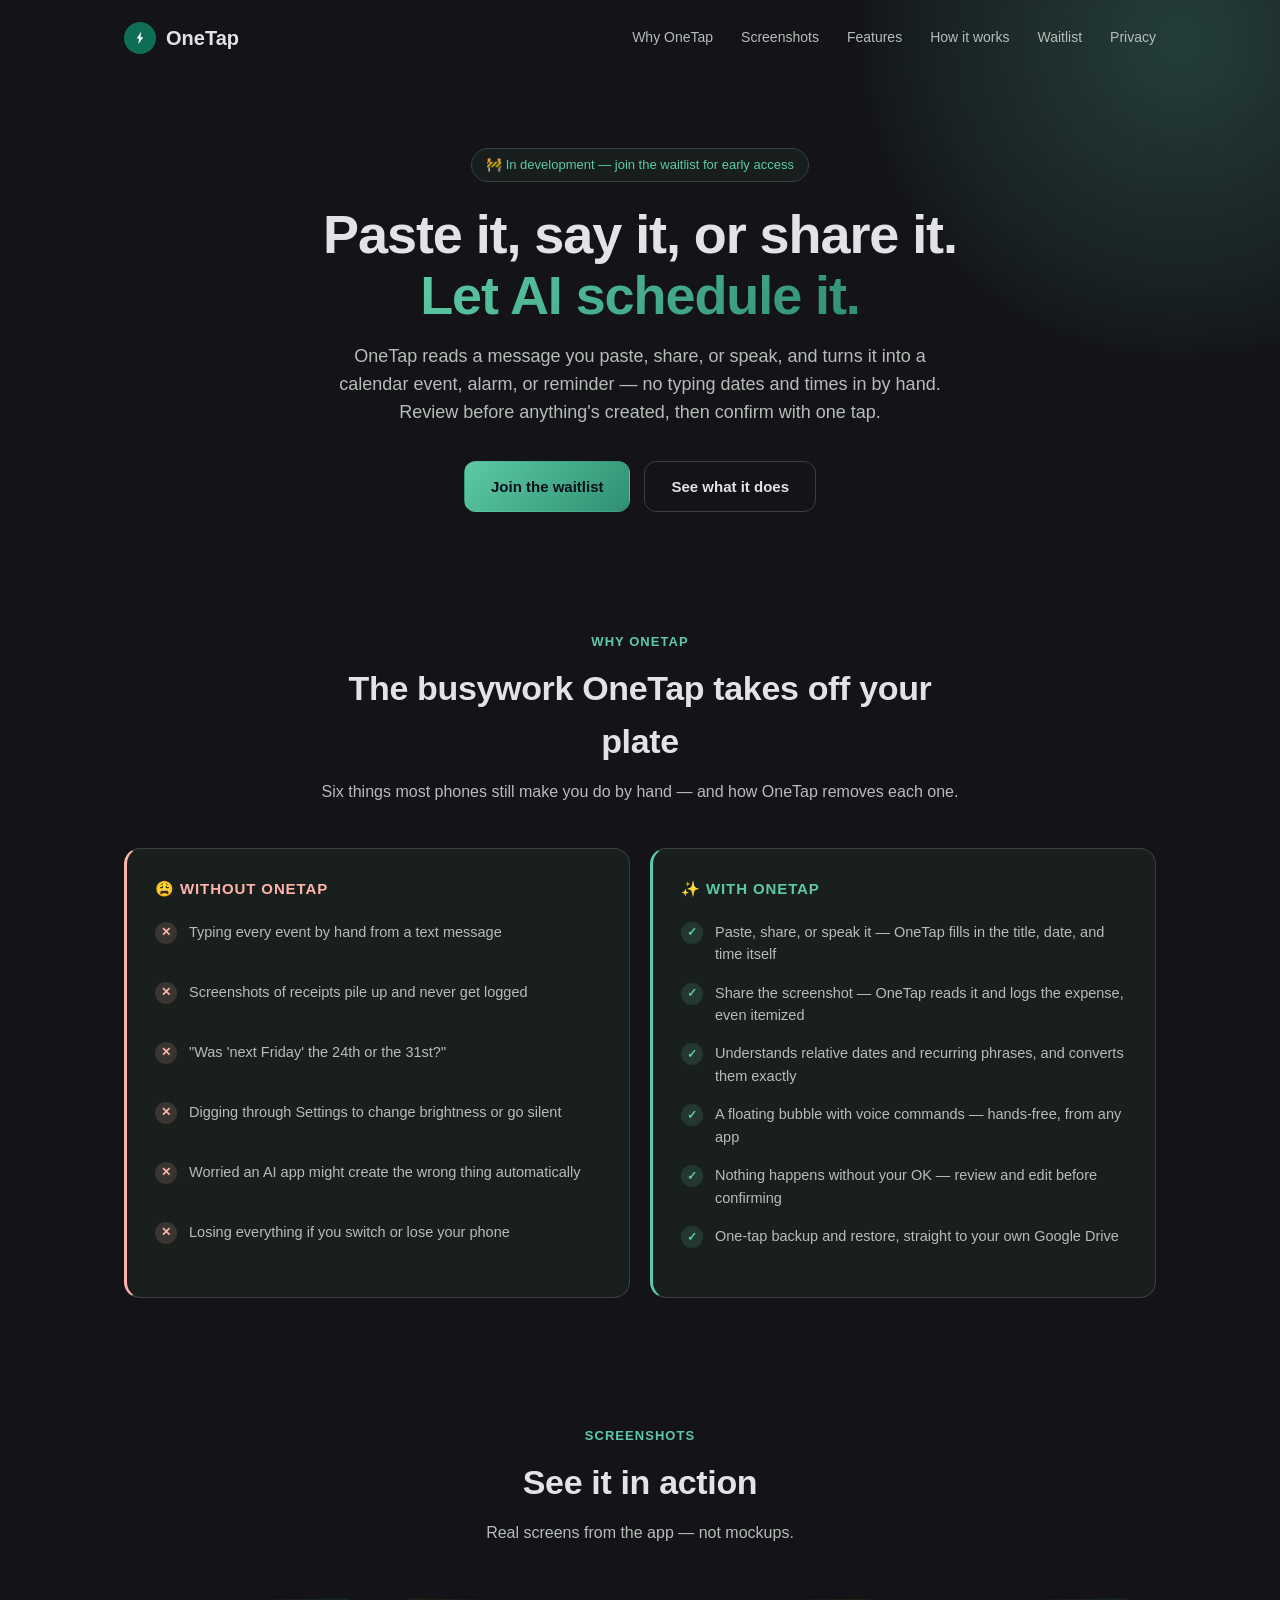
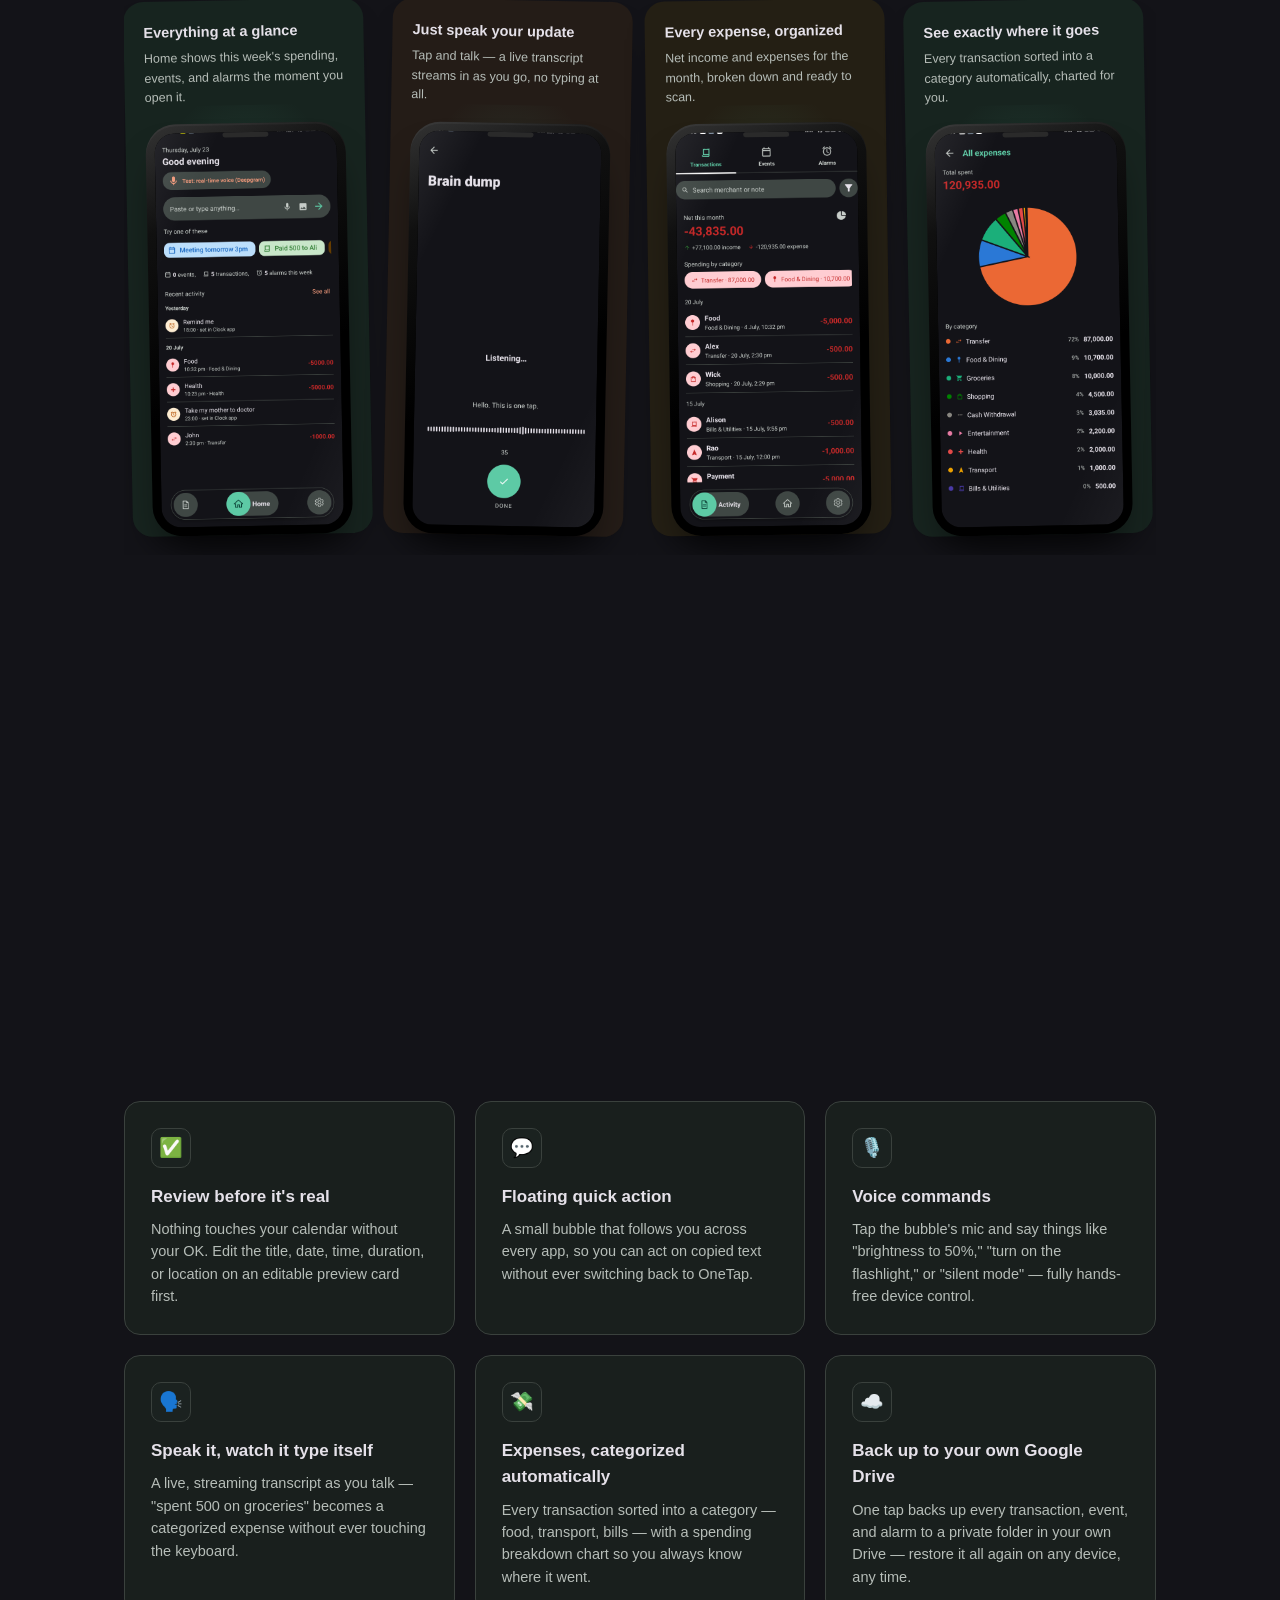
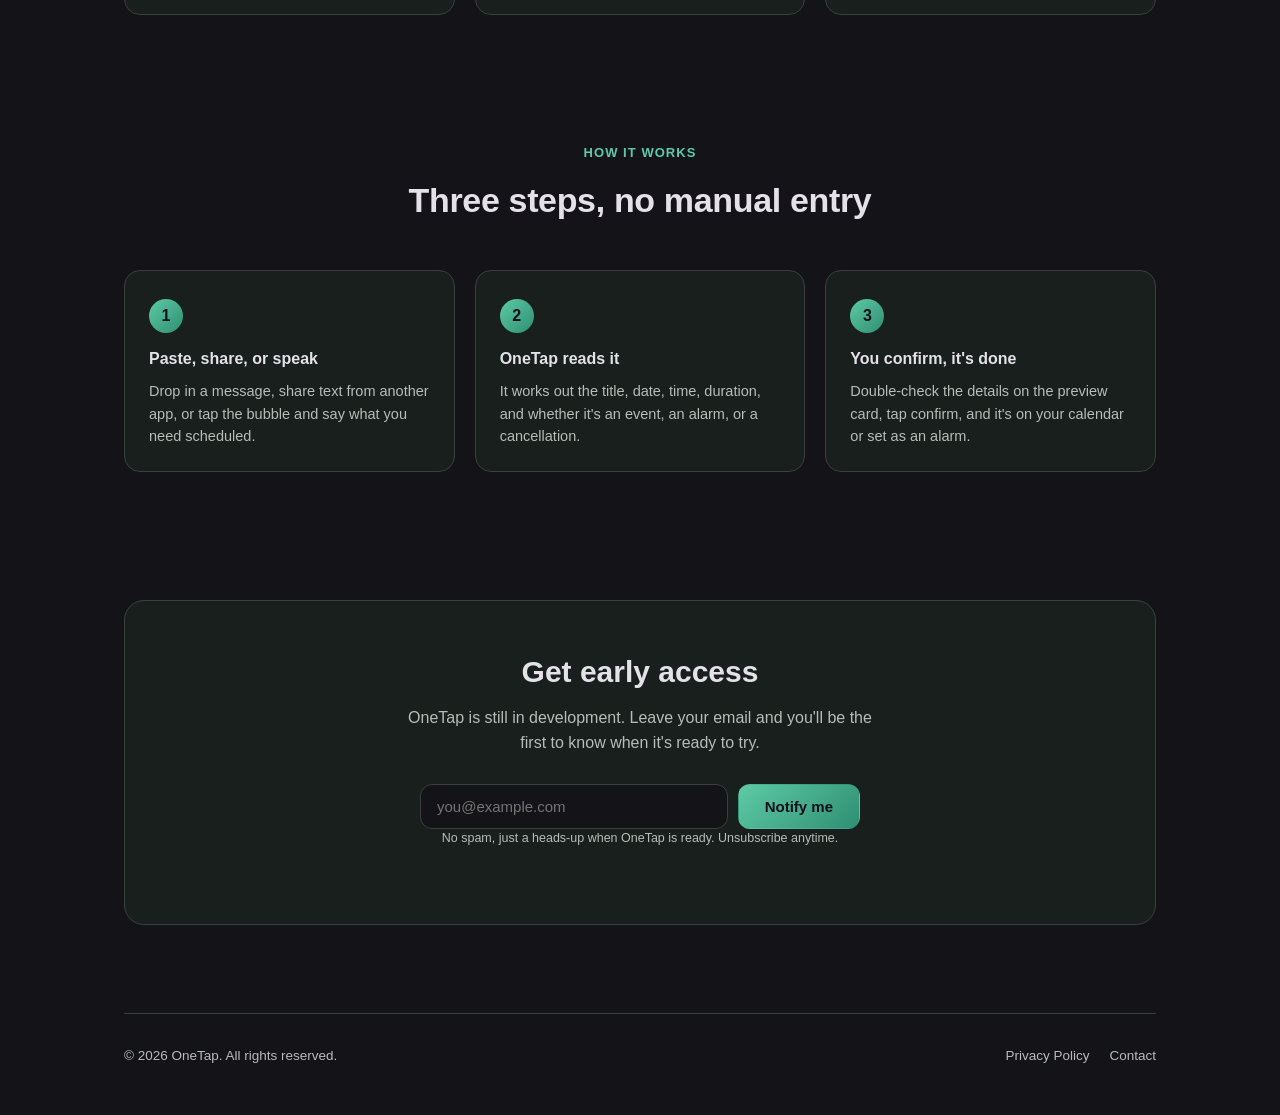
<file: index.html>
<!DOCTYPE html>
<html lang="en">
<head>
<meta charset="UTF-8" />
<meta name="viewport" content="width=device-width, initial-scale=1.0" />
<title>OneTap — Paste it, say it, or share it. Let AI schedule it.</title>
<meta name="description" content="OneTap turns any pasted, shared, or spoken text into a calendar event, alarm, or reminder automatically — plus a floating quick-action bubble, hands-free voice commands, and one-tap Google Drive backup. Join the waitlist." />
<link rel="stylesheet" href="styles.css" />
<link rel="icon" href="data:image/svg+xml,<svg xmlns=%22http://www.w3.org/2000/svg%22 viewBox=%220 0 108 108%22><circle cx=%2254%22 cy=%2254%22 r=%2254%22 fill=%22%230F6E56%22/><path d=%22M58.1,32.2 L43.1,55.4 L51.3,55.4 L47.9,75.1 L64.9,51.3 L55.4,51.3 Z%22 fill=%22%23fff%22/></svg>">
</head>
<body>

<div class="bg-blob" aria-hidden="true"></div>

<div class="wrap nav-wrap">
  <nav class="nav">
    <div class="brand">
      <svg class="brand-mark" viewBox="0 0 108 108" xmlns="http://www.w3.org/2000/svg" aria-hidden="true">
        <circle cx="54" cy="54" r="54" fill="#0F6E56" />
        <path d="M58.1,32.2 L43.1,55.4 L51.3,55.4 L47.9,75.1 L64.9,51.3 L55.4,51.3 Z" fill="#FFFFFF" />
      </svg>
      OneTap
    </div>
    <button class="nav-toggle" id="navToggle" aria-label="Toggle menu" aria-expanded="false">☰</button>
    <div class="nav-links" id="navLinks">
      <a href="#why-onetap">Why OneTap</a>
      <a href="#screenshots">Screenshots</a>
      <a href="#features">Features</a>
      <a href="#how-it-works">How it works</a>
      <a href="#waitlist">Waitlist</a>
      <a href="privacy.html">Privacy</a>
    </div>
  </nav>
</div>

<div class="wrap">
  <section class="hero">
    <span class="eyebrow">🚧 In development — join the waitlist for early access</span>
    <h1 class="reveal">Paste it, say it, or share it.<br><span>Let AI schedule it.</span></h1>
    <p class="lead reveal" style="transition-delay: 0.1s;">
      OneTap reads a message you paste, share, or speak, and turns it into a calendar event,
      alarm, or reminder — no typing dates and times in by hand. Review before anything's
      created, then confirm with one tap.
    </p>
    <div class="cta-row reveal" style="transition-delay: 0.2s;">
      <a href="#waitlist" class="btn btn-primary">Join the waitlist</a>
      <a href="#features" class="btn btn-ghost">See what it does</a>
    </div>
  </section>
</div>

<div class="wrap" id="why-onetap">
  <section>
    <div class="section-head reveal">
      <div class="kicker">Why OneTap</div>
      <h2>The busywork OneTap takes off your plate</h2>
      <p>Six things most phones still make you do by hand — and how OneTap removes each one.</p>
    </div>

    <div class="compare">
      <div class="compare-col problem reveal">
        <h3>😩 Without OneTap</h3>
        <ul class="compare-list">
          <li><span class="mark">✕</span> Typing every event by hand from a text message</li>
          <li><span class="mark">✕</span> Screenshots of receipts pile up and never get logged</li>
          <li><span class="mark">✕</span> "Was 'next Friday' the 24th or the 31st?"</li>
          <li><span class="mark">✕</span> Digging through Settings to change brightness or go silent</li>
          <li><span class="mark">✕</span> Worried an AI app might create the wrong thing automatically</li>
          <li><span class="mark">✕</span> Losing everything if you switch or lose your phone</li>
        </ul>
      </div>

      <div class="compare-col solution reveal" style="transition-delay: 0.12s;">
        <h3>✨ With OneTap</h3>
        <ul class="compare-list">
          <li><span class="mark">✓</span> Paste, share, or speak it — OneTap fills in the title, date, and time itself</li>
          <li><span class="mark">✓</span> Share the screenshot — OneTap reads it and logs the expense, even itemized</li>
          <li><span class="mark">✓</span> Understands relative dates and recurring phrases, and converts them exactly</li>
          <li><span class="mark">✓</span> A floating bubble with voice commands — hands-free, from any app</li>
          <li><span class="mark">✓</span> Nothing happens without your OK — review and edit before confirming</li>
          <li><span class="mark">✓</span> One-tap backup and restore, straight to your own Google Drive</li>
        </ul>
      </div>
    </div>
  </section>
</div>

<div class="wrap" id="screenshots">
  <section>
    <div class="section-head reveal">
      <div class="kicker">Screenshots</div>
      <h2>See it in action</h2>
      <p>Real screens from the app — not mockups.</p>
    </div>

    <div class="showcase reveal">
      <div class="showcase-card">
        <h3>Everything at a glance</h3>
        <p>Home shows this week's spending, events, and alarms the moment you open it.</p>
        <div class="phone-frame">
          <div class="phone-screen">
            <img src="screenshots/home.png" alt="OneTap Home screen showing quick actions and recent activity" loading="lazy" />
          </div>
        </div>
      </div>

      <div class="showcase-card">
        <h3>Just speak your update</h3>
        <p>Tap and talk — a live transcript streams in as you go, no typing at all.</p>
        <div class="phone-frame">
          <div class="phone-screen">
            <img src="screenshots/voice-capture.png" alt="OneTap real-time voice capture screen with live transcript" loading="lazy" />
          </div>
        </div>
      </div>

      <div class="showcase-card">
        <h3>Every expense, organized</h3>
        <p>Net income and expenses for the month, broken down and ready to scan.</p>
        <div class="phone-frame">
          <div class="phone-screen">
            <img src="screenshots/transactions.png" alt="OneTap Transactions tab showing monthly net balance" loading="lazy" />
          </div>
        </div>
      </div>

      <div class="showcase-card">
        <h3>See exactly where it goes</h3>
        <p>Every transaction sorted into a category automatically, charted for you.</p>
        <div class="phone-frame">
          <div class="phone-screen">
            <img src="screenshots/category-chart.png" alt="OneTap all expenses pie chart by category" loading="lazy" />
          </div>
        </div>
      </div>

      <div class="showcase-card">
        <h3>Every event, in one list</h3>
        <p>Only the events OneTap created for you — never your whole calendar.</p>
        <div class="phone-frame">
          <div class="phone-screen">
            <img src="screenshots/events.png" alt="OneTap Events tab" loading="lazy" />
          </div>
        </div>
      </div>

      <div class="showcase-card">
        <h3>A log of every alarm</h3>
        <p>See what you've asked OneTap to set, with a shortcut to the Clock app.</p>
        <div class="phone-frame">
          <div class="phone-screen">
            <img src="screenshots/alarms.png" alt="OneTap Alarms tab" loading="lazy" />
          </div>
        </div>
      </div>

      <div class="showcase-card">
        <h3>Make it yours</h3>
        <p>Light, dark, or system theme, and every feature toggled on only if you want it.</p>
        <div class="phone-frame">
          <div class="phone-screen">
            <img src="screenshots/settings-top.png" alt="OneTap Settings screen with theme picker and feature toggles" loading="lazy" />
          </div>
        </div>
      </div>

      <div class="showcase-card">
        <h3>Back it all up</h3>
        <p>One tap to back up to your own Google Drive, and restore just as easily.</p>
        <div class="phone-frame">
          <div class="phone-screen">
            <img src="screenshots/settings-backup.png" alt="OneTap Settings screen with Google Drive backup and restore" loading="lazy" />
          </div>
        </div>
      </div>

      <div class="showcase-card">
        <h3>Just say it</h3>
        <p>Hands-free device control — volume, brightness, flashlight, and more.</p>
        <div class="phone-frame">
          <div class="phone-screen">
            <img src="screenshots/voice-commands.png" alt="OneTap voice commands help screen" loading="lazy" />
          </div>
        </div>
      </div>
    </div>
    <p class="showcase-hint reveal">← Swipe to see more →</p>
  </section>
</div>

<div class="wrap" id="features">
  <section>
    <div class="section-head reveal">
      <div class="kicker">Features</div>
      <h2>Everything OneTap can already do</h2>
      <p>Built to remove the tedious part of turning a message into something on your calendar.</p>
    </div>

    <div class="grid">
      <div class="card reveal">
        <div class="icon">📋</div>
        <h3>Paste &amp; go</h3>
        <p>Paste any message — a text, an email, a note to yourself — and OneTap figures out
          whether it's a meeting, a reminder, or something to cancel.</p>
      </div>

      <div class="card reveal" style="transition-delay: 0.05s;">
        <div class="icon">📤</div>
        <h3>Share from anywhere</h3>
        <p>Share text straight from any app's share sheet and OneTap opens with it already
          filled in and interpreted.</p>
      </div>

      <div class="card reveal" style="transition-delay: 0.1s;">
        <div class="icon">🧠</div>
        <h3>Smart scheduling</h3>
        <p>Understands "tomorrow," "in 20 minutes," "next Friday," and recurring phrases like
          "every Monday" — and converts them to exact dates and times.</p>
      </div>

      <div class="card reveal">
        <div class="icon">✅</div>
        <h3>Review before it's real</h3>
        <p>Nothing touches your calendar without your OK. Edit the title, date, time, duration,
          or location on an editable preview card first.</p>
      </div>

      <div class="card reveal" style="transition-delay: 0.05s;">
        <div class="icon">💬</div>
        <h3>Floating quick action</h3>
        <p>A small bubble that follows you across every app, so you can act on copied text
          without ever switching back to OneTap.</p>
      </div>

      <div class="card reveal" style="transition-delay: 0.1s;">
        <div class="icon">🎙️</div>
        <h3>Voice commands</h3>
        <p>Tap the bubble's mic and say things like "brightness to 50%," "turn on the
          flashlight," or "silent mode" — fully hands-free device control.</p>
      </div>

      <div class="card reveal">
        <div class="icon">🗣️</div>
        <h3>Speak it, watch it type itself</h3>
        <p>A live, streaming transcript as you talk — "spent 500 on groceries" becomes a
          categorized expense without ever touching the keyboard.</p>
      </div>

      <div class="card reveal" style="transition-delay: 0.05s;">
        <div class="icon">💸</div>
        <h3>Expenses, categorized automatically</h3>
        <p>Every transaction sorted into a category — food, transport, bills — with a
          spending breakdown chart so you always know where it went.</p>
      </div>

      <div class="card reveal" style="transition-delay: 0.1s;">
        <div class="icon">☁️</div>
        <h3>Back up to your own Google Drive</h3>
        <p>One tap backs up every transaction, event, and alarm to a private folder in
          your own Drive — restore it all again on any device, any time.</p>
      </div>
    </div>
  </section>
</div>

<div class="wrap" id="how-it-works">
  <section>
    <div class="section-head reveal">
      <div class="kicker">How it works</div>
      <h2>Three steps, no manual entry</h2>
    </div>

    <div class="steps">
      <div class="step reveal">
        <div class="num">1</div>
        <h3>Paste, share, or speak</h3>
        <p>Drop in a message, share text from another app, or tap the bubble and say what you
          need scheduled.</p>
      </div>
      <div class="step reveal" style="transition-delay: 0.08s;">
        <div class="num">2</div>
        <h3>OneTap reads it</h3>
        <p>It works out the title, date, time, duration, and whether it's an event, an alarm,
          or a cancellation.</p>
      </div>
      <div class="step reveal" style="transition-delay: 0.16s;">
        <div class="num">3</div>
        <h3>You confirm, it's done</h3>
        <p>Double-check the details on the preview card, tap confirm, and it's on your
          calendar or set as an alarm.</p>
      </div>
    </div>
  </section>
</div>

<div class="wrap" id="waitlist">
  <section>
    <div class="waitlist reveal">
      <h2>Get early access</h2>
      <p>OneTap is still in development. Leave your email and you'll be the first to know
        when it's ready to try.</p>

      <!-- Waitlist capture via Formspree (formspree.io) — no backend needed; submissions
           are emailed straight to whatever address this form was configured with. -->
      <form class="waitlist-form" action="https://formspree.io/f/maqrpnvy" method="POST" id="waitlistForm">
        <input type="email" name="email" placeholder="you@example.com" required />
        <button type="submit" class="btn btn-primary">Notify me</button>
      </form>
      <div class="form-success" id="formSuccess">Thanks — you're on the list! 🎉</div>
      <p class="waitlist-note">No spam, just a heads-up when OneTap is ready. Unsubscribe anytime.</p>
    </div>
  </section>
</div>

<div class="wrap">
  <footer>
    <div class="footer-row">
      <div>© <span id="year"></span> OneTap. All rights reserved.</div>
      <div class="footer-links">
        <a href="privacy.html">Privacy Policy</a>
        <a href="mailto:raoasad125@gmail.com">Contact</a>
      </div>
    </div>
  </footer>
</div>

<script>
  document.getElementById('year').textContent = new Date().getFullYear();

  // Reveal-on-scroll: each .reveal element (see styles.css) fades/slides into place the
  // first time it enters the viewport. Falls back to fully-visible via the plain .reveal
  // rule if IntersectionObserver isn't supported, so nothing is ever permanently hidden.
  if ('IntersectionObserver' in window) {
    const revealObserver = new IntersectionObserver((entries) => {
      entries.forEach((entry) => {
        if (entry.isIntersecting) {
          entry.target.classList.add('in-view');
          revealObserver.unobserve(entry.target);
        }
      });
    }, { threshold: 0.15 });

    document.querySelectorAll('.reveal').forEach((el) => revealObserver.observe(el));
  } else {
    document.querySelectorAll('.reveal').forEach((el) => el.classList.add('in-view'));
  }

  // Mobile nav: hidden by default under 720px (see styles.css), toggled open/closed
  // by the hamburger button, and auto-closed after tapping any link so it doesn't
  // stay open over the section you just navigated to.
  const navToggle = document.getElementById('navToggle');
  const navLinks = document.getElementById('navLinks');
  navToggle.addEventListener('click', () => {
    const isOpen = navLinks.classList.toggle('open');
    navToggle.setAttribute('aria-expanded', String(isOpen));
  });
  navLinks.querySelectorAll('a').forEach((link) => {
    link.addEventListener('click', () => {
      navLinks.classList.remove('open');
      navToggle.setAttribute('aria-expanded', 'false');
    });
  });

  const form = document.getElementById('waitlistForm');
  form.addEventListener('submit', async (e) => {
    if (form.action.includes('YOUR_FORM_ID')) return; // not configured yet — let it just show the browser's normal submit
    e.preventDefault();
    const data = new FormData(form);
    try {
      const res = await fetch(form.action, {
        method: 'POST',
        body: data,
        headers: { 'Accept': 'application/json' }
      });
      if (res.ok) {
        form.style.display = 'none';
        document.getElementById('formSuccess').style.display = 'block';
      }
    } catch (err) {
      form.submit();
    }
  });
</script>

</body>
</html>
</file>
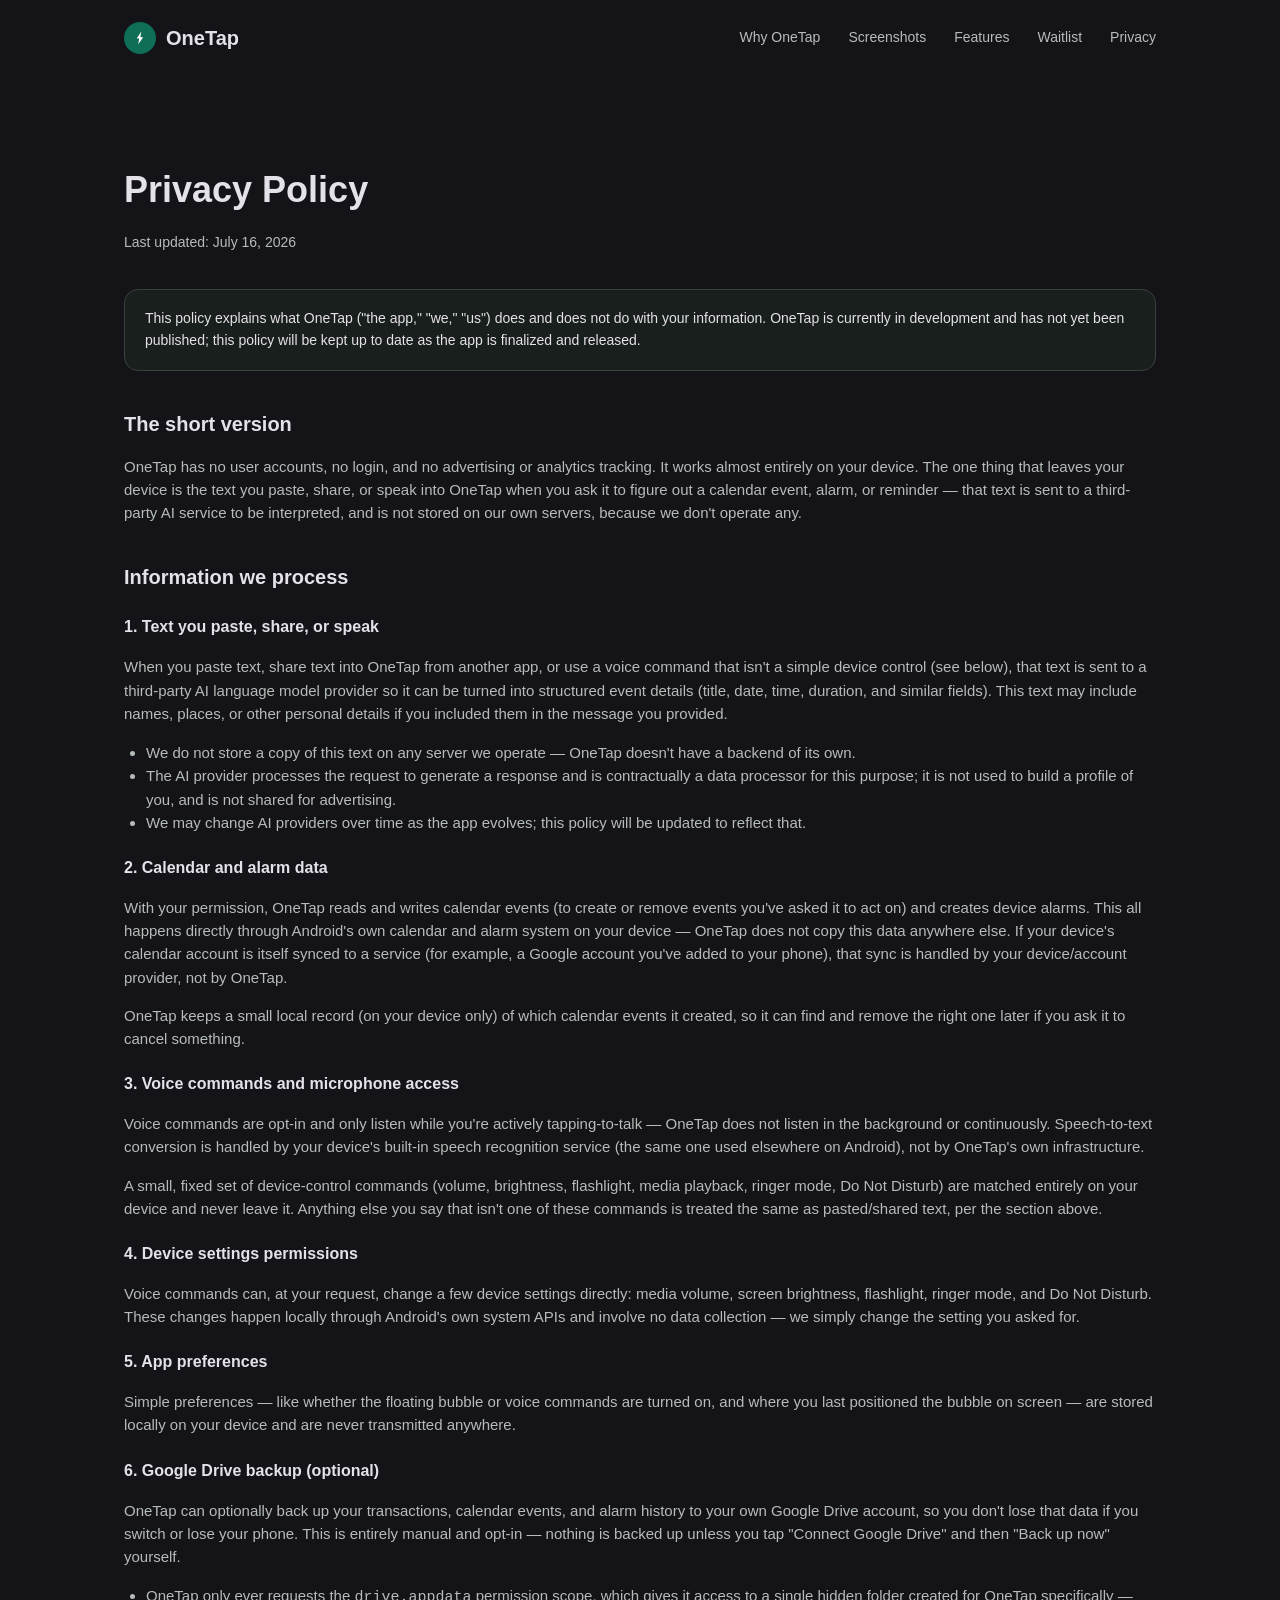
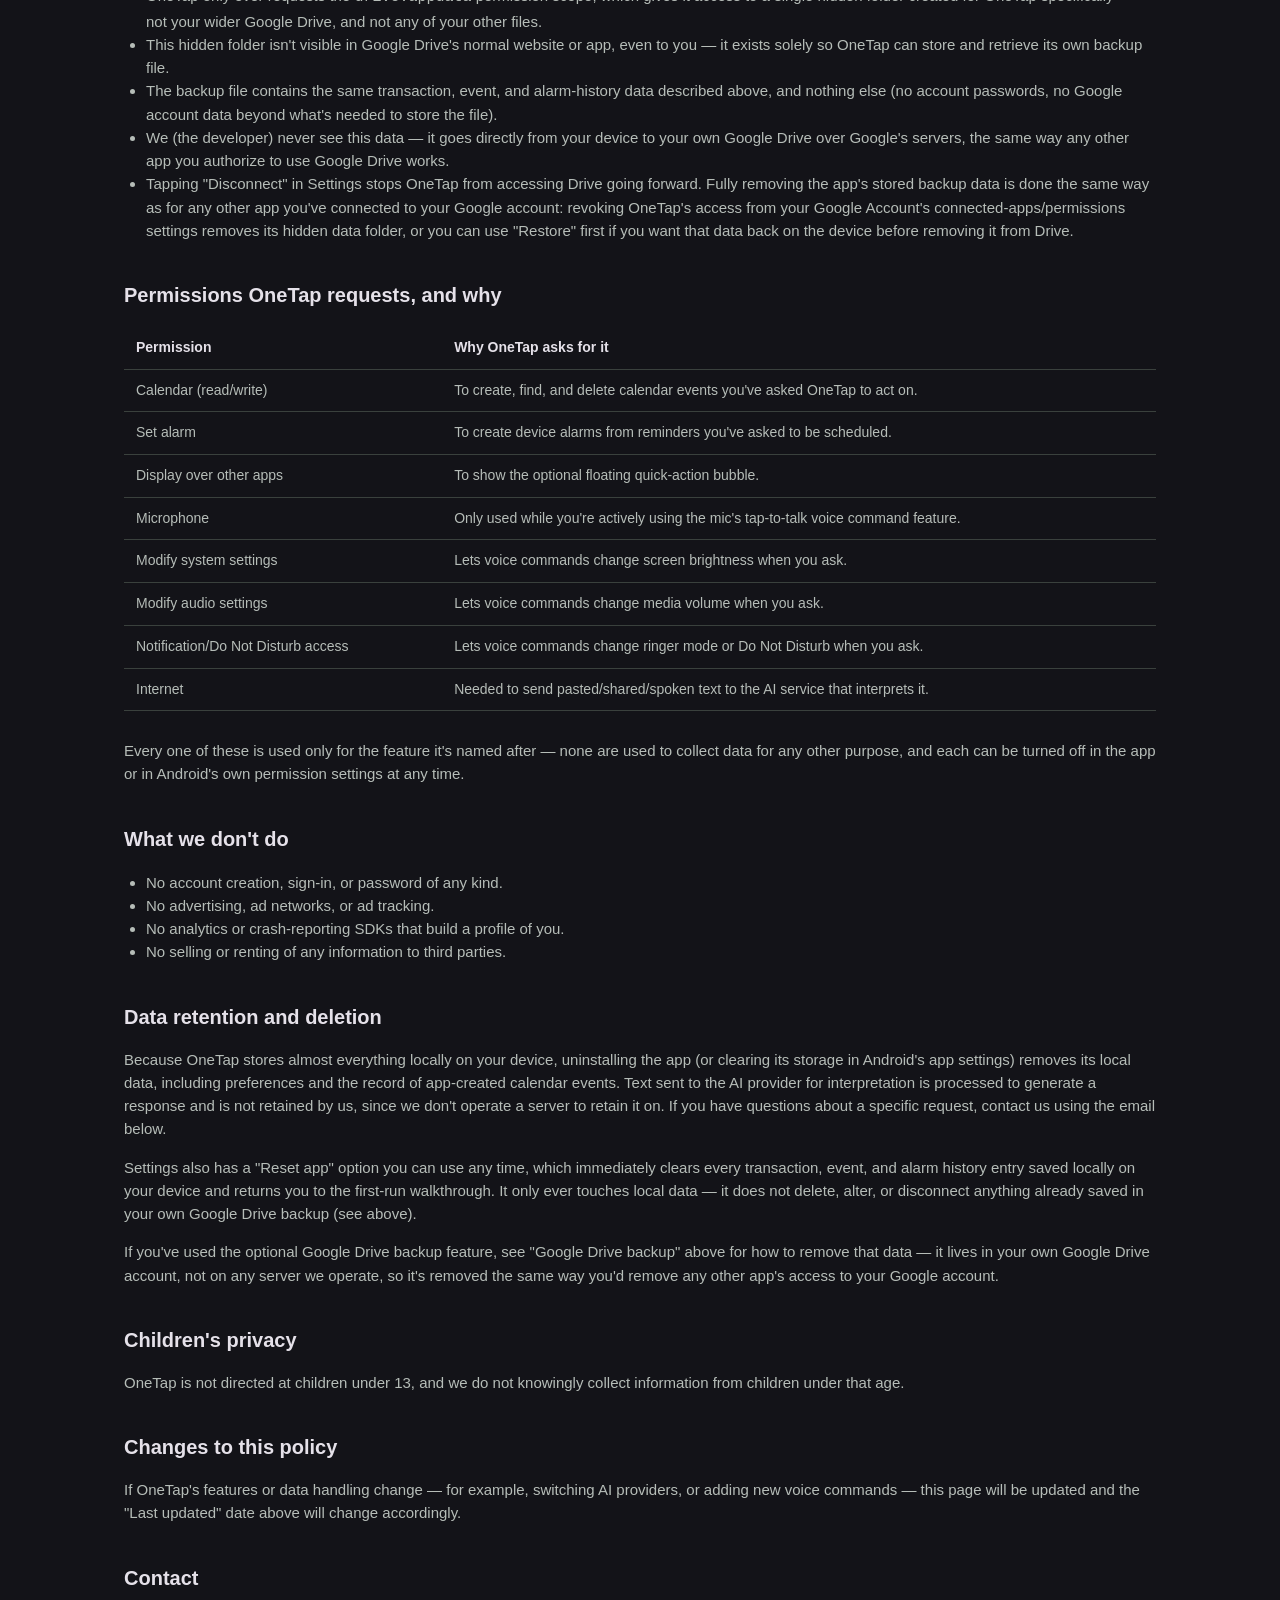
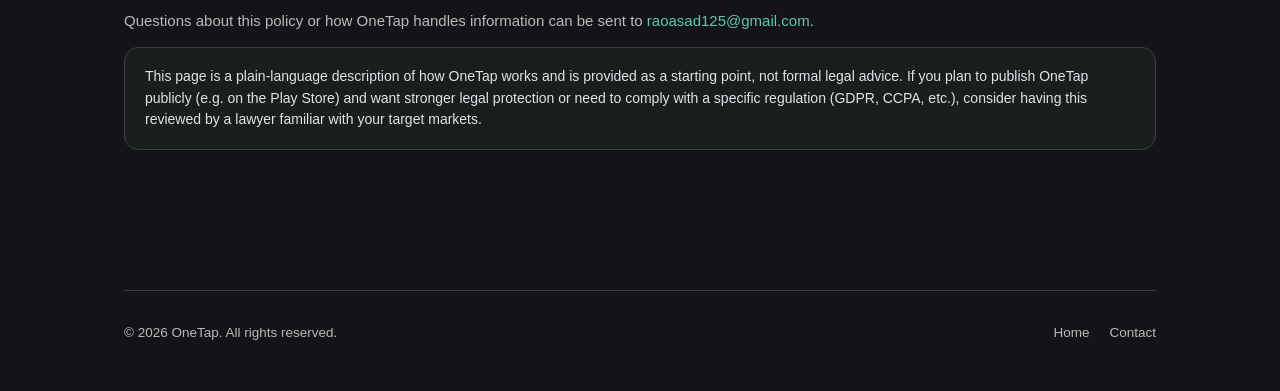
<file: privacy.html>
<!DOCTYPE html>
<html lang="en">
<head>
<meta charset="UTF-8" />
<meta name="viewport" content="width=device-width, initial-scale=1.0" />
<title>Privacy Policy — OneTap</title>
<meta name="description" content="Privacy policy for the OneTap Android app." />
<link rel="stylesheet" href="styles.css" />
<link rel="icon" href="data:image/svg+xml,<svg xmlns=%22http://www.w3.org/2000/svg%22 viewBox=%220 0 108 108%22><circle cx=%2254%22 cy=%2254%22 r=%2254%22 fill=%22%230F6E56%22/><path d=%22M58.1,32.2 L43.1,55.4 L51.3,55.4 L47.9,75.1 L64.9,51.3 L55.4,51.3 Z%22 fill=%22%23fff%22/></svg>">
</head>
<body>

<div class="wrap nav-wrap">
  <nav class="nav">
    <a class="brand" href="index.html" style="text-decoration:none;">
      <svg class="brand-mark" viewBox="0 0 108 108" xmlns="http://www.w3.org/2000/svg" aria-hidden="true">
        <circle cx="54" cy="54" r="54" fill="#0F6E56" />
        <path d="M58.1,32.2 L43.1,55.4 L51.3,55.4 L47.9,75.1 L64.9,51.3 L55.4,51.3 Z" fill="#FFFFFF" />
      </svg>
      OneTap
    </a>
    <button class="nav-toggle" id="navToggle" aria-label="Toggle menu" aria-expanded="false">☰</button>
    <div class="nav-links" id="navLinks">
      <a href="index.html#why-onetap">Why OneTap</a>
      <a href="index.html#screenshots">Screenshots</a>
      <a href="index.html#features">Features</a>
      <a href="index.html#waitlist">Waitlist</a>
      <a href="privacy.html">Privacy</a>
    </div>
  </nav>
</div>

<div class="wrap">
  <section class="policy">
    <h1>Privacy Policy</h1>
    <p class="updated">Last updated: July 16, 2026</p>

    <div class="notice">
      This policy explains what OneTap ("the app," "we," "us") does and does not do with your
      information. OneTap is currently in development and has not yet been published; this
      policy will be kept up to date as the app is finalized and released.
    </div>

    <h2>The short version</h2>
    <p>
      OneTap has no user accounts, no login, and no advertising or analytics tracking. It works
      almost entirely on your device. The one thing that leaves your device is the text you
      paste, share, or speak into OneTap when you ask it to figure out a calendar event, alarm,
      or reminder — that text is sent to a third-party AI service to be interpreted, and is not
      stored on our own servers, because we don't operate any.
    </p>

    <h2>Information we process</h2>

    <h3>1. Text you paste, share, or speak</h3>
    <p>
      When you paste text, share text into OneTap from another app, or use a voice command that
      isn't a simple device control (see below), that text is sent to a third-party AI language
      model provider so it can be turned into structured event details (title, date, time,
      duration, and similar fields). This text may include names, places, or other personal
      details if you included them in the message you provided.
    </p>
    <ul>
      <li>We do not store a copy of this text on any server we operate — OneTap doesn't have a
        backend of its own.</li>
      <li>The AI provider processes the request to generate a response and is contractually a
        data processor for this purpose; it is not used to build a profile of you, and is not
        shared for advertising.</li>
      <li>We may change AI providers over time as the app evolves; this policy will be updated
        to reflect that.</li>
    </ul>

    <h3>2. Calendar and alarm data</h3>
    <p>
      With your permission, OneTap reads and writes calendar events (to create or remove events
      you've asked it to act on) and creates device alarms. This all happens directly through
      Android's own calendar and alarm system on your device — OneTap does not copy this data
      anywhere else. If your device's calendar account is itself synced to a service (for
      example, a Google account you've added to your phone), that sync is handled by your
      device/account provider, not by OneTap.
    </p>
    <p>
      OneTap keeps a small local record (on your device only) of which calendar events it
      created, so it can find and remove the right one later if you ask it to cancel something.
    </p>

    <h3>3. Voice commands and microphone access</h3>
    <p>
      Voice commands are opt-in and only listen while you're actively tapping-to-talk — OneTap
      does not listen in the background or continuously. Speech-to-text conversion is handled
      by your device's built-in speech recognition service (the same one used elsewhere on
      Android), not by OneTap's own infrastructure.
    </p>
    <p>
      A small, fixed set of device-control commands (volume, brightness, flashlight, media
      playback, ringer mode, Do Not Disturb) are matched entirely on your device and never
      leave it. Anything else you say that isn't one of these commands is treated the same as
      pasted/shared text, per the section above.
    </p>

    <h3>4. Device settings permissions</h3>
    <p>
      Voice commands can, at your request, change a few device settings directly: media volume,
      screen brightness, flashlight, ringer mode, and Do Not Disturb. These changes happen
      locally through Android's own system APIs and involve no data collection — we simply
      change the setting you asked for.
    </p>

    <h3>5. App preferences</h3>
    <p>
      Simple preferences — like whether the floating bubble or voice commands are turned on,
      and where you last positioned the bubble on screen — are stored locally on your device
      and are never transmitted anywhere.
    </p>

    <h3>6. Google Drive backup (optional)</h3>
    <p>
      OneTap can optionally back up your transactions, calendar events, and alarm history to
      your own Google Drive account, so you don't lose that data if you switch or lose your
      phone. This is entirely manual and opt-in — nothing is backed up unless you tap "Connect
      Google Drive" and then "Back up now" yourself.
    </p>
    <ul>
      <li>OneTap only ever requests the <code>drive.appdata</code> permission scope, which
        gives it access to a single hidden folder created for OneTap specifically — not your
        wider Google Drive, and not any of your other files.</li>
      <li>This hidden folder isn't visible in Google Drive's normal website or app, even to
        you — it exists solely so OneTap can store and retrieve its own backup file.</li>
      <li>The backup file contains the same transaction, event, and alarm-history data
        described above, and nothing else (no account passwords, no Google account data
        beyond what's needed to store the file).</li>
      <li>We (the developer) never see this data — it goes directly from your device to your
        own Google Drive over Google's servers, the same way any other app you authorize to
        use Google Drive works.</li>
      <li>Tapping "Disconnect" in Settings stops OneTap from accessing Drive going forward.
        Fully removing the app's stored backup data is done the same way as for any other
        app you've connected to your Google account: revoking OneTap's access from your
        Google Account's connected-apps/permissions settings removes its hidden data folder,
        or you can use "Restore" first if you want that data back on the device before
        removing it from Drive.</li>
    </ul>

    <h2>Permissions OneTap requests, and why</h2>
    <table>
      <tr><th>Permission</th><th>Why OneTap asks for it</th></tr>
      <tr><td>Calendar (read/write)</td><td>To create, find, and delete calendar events you've asked OneTap to act on.</td></tr>
      <tr><td>Set alarm</td><td>To create device alarms from reminders you've asked to be scheduled.</td></tr>
      <tr><td>Display over other apps</td><td>To show the optional floating quick-action bubble.</td></tr>
      <tr><td>Microphone</td><td>Only used while you're actively using the mic's tap-to-talk voice command feature.</td></tr>
      <tr><td>Modify system settings</td><td>Lets voice commands change screen brightness when you ask.</td></tr>
      <tr><td>Modify audio settings</td><td>Lets voice commands change media volume when you ask.</td></tr>
      <tr><td>Notification/Do Not Disturb access</td><td>Lets voice commands change ringer mode or Do Not Disturb when you ask.</td></tr>
      <tr><td>Internet</td><td>Needed to send pasted/shared/spoken text to the AI service that interprets it.</td></tr>
    </table>
    <p>Every one of these is used only for the feature it's named after — none are used to
      collect data for any other purpose, and each can be turned off in the app or in Android's
      own permission settings at any time.</p>

    <h2>What we don't do</h2>
    <ul>
      <li>No account creation, sign-in, or password of any kind.</li>
      <li>No advertising, ad networks, or ad tracking.</li>
      <li>No analytics or crash-reporting SDKs that build a profile of you.</li>
      <li>No selling or renting of any information to third parties.</li>
    </ul>

    <h2>Data retention and deletion</h2>
    <p>
      Because OneTap stores almost everything locally on your device, uninstalling the app (or
      clearing its storage in Android's app settings) removes its local data, including
      preferences and the record of app-created calendar events. Text sent to the AI provider
      for interpretation is processed to generate a response and is not retained by us, since we
      don't operate a server to retain it on. If you have questions about a specific request,
      contact us using the email below.
    </p>
    <p>
      Settings also has a "Reset app" option you can use any time, which immediately clears
      every transaction, event, and alarm history entry saved locally on your device and returns
      you to the first-run walkthrough. It only ever touches local data — it does not delete,
      alter, or disconnect anything already saved in your own Google Drive backup (see above).
    </p>
    <p>
      If you've used the optional Google Drive backup feature, see "Google Drive backup" above
      for how to remove that data — it lives in your own Google Drive account, not on any
      server we operate, so it's removed the same way you'd remove any other app's access to
      your Google account.
    </p>

    <h2>Children's privacy</h2>
    <p>
      OneTap is not directed at children under 13, and we do not knowingly collect information
      from children under that age.
    </p>

    <h2>Changes to this policy</h2>
    <p>
      If OneTap's features or data handling change — for example, switching AI providers, or
      adding new voice commands — this page will be updated and the "Last updated" date above
      will change accordingly.
    </p>

    <h2>Contact</h2>
    <p>
      Questions about this policy or how OneTap handles information can be sent to
      <a href="mailto:raoasad125@gmail.com">raoasad125@gmail.com</a>.
    </p>

    <div class="notice">
      This page is a plain-language description of how OneTap works and is provided as a
      starting point, not formal legal advice. If you plan to publish OneTap publicly (e.g. on
      the Play Store) and want stronger legal protection or need to comply with a specific
      regulation (GDPR, CCPA, etc.), consider having this reviewed by a lawyer familiar with
      your target markets.
    </div>
  </section>
</div>

<div class="wrap">
  <footer>
    <div class="footer-row">
      <div>© <span id="year"></span> OneTap. All rights reserved.</div>
      <div class="footer-links">
        <a href="index.html">Home</a>
        <a href="mailto:raoasad125@gmail.com">Contact</a>
      </div>
    </div>
  </footer>
</div>

<script>
  document.getElementById('year').textContent = new Date().getFullYear();

  const navToggle = document.getElementById('navToggle');
  const navLinks = document.getElementById('navLinks');
  navToggle.addEventListener('click', () => {
    const isOpen = navLinks.classList.toggle('open');
    navToggle.setAttribute('aria-expanded', String(isOpen));
  });
  navLinks.querySelectorAll('a').forEach((link) => {
    link.addEventListener('click', () => {
      navLinks.classList.remove('open');
      navToggle.setAttribute('aria-expanded', 'false');
    });
  });
</script>

</body>
</html>
</file>
<file: styles.css>
:root {
  /* Matches the OneTap Android app's actual dark-mode Material3 role palette
     ("teal + coral" brand direction — see the app's values-night/colors.xml)
     instead of the earlier generic blue/purple, so the site and the app read
     as the same product. */
  color-scheme: dark;
  --bg: #131318;
  --bg-soft: #1c2422a6;
  --card: #191f1d;
  --card-border: #3a413d;
  --text: #e5e1e9;
  --text-dim: #b6bdb8;
  --accent: #5dcaa5;   /* primary — teal */
  --accent-2: #f0997b; /* secondary — coral */
  --accent-3: #f0be7c; /* tertiary — amber, used sparingly for highlights */
  --success: #5dcaa5;
  --danger: #ffb4ab;
  --radius: 16px;
  --max-width: 1080px;
}

* {
  box-sizing: border-box;
}

html {
  scroll-behavior: smooth;
}

body {
  margin: 0;
  font-family: -apple-system, BlinkMacSystemFont, "Segoe UI", Roboto, Helvetica, Arial, sans-serif;
  background: radial-gradient(1200px 600px at 80% -10%, #1a2b26 0%, var(--bg) 55%);
  color: var(--text);
  line-height: 1.55;
  overflow-x: hidden;
}

/* Reveal-on-scroll: elements start slightly lower/transparent and settle into place
   once IntersectionObserver (see index.html's inline script) marks them .in-view.
   Falls back gracefully to fully visible if JS never runs. */
@keyframes fadeInUp {
  from { opacity: 0; transform: translateY(22px); }
  to { opacity: 1; transform: translateY(0); }
}

.reveal {
  opacity: 0;
  transform: translateY(22px);
  transition: opacity 0.7s ease, transform 0.7s ease;
}

.reveal.in-view {
  opacity: 1;
  transform: translateY(0);
}

@media (prefers-reduced-motion: reduce) {
  .reveal {
    opacity: 1;
    transform: none;
    transition: none;
  }
}

/* Slow ambient float used on the brand mark + hero background blob. */
@keyframes floatY {
  0%, 100% { transform: translateY(0) rotate(0deg); }
  50% { transform: translateY(-6px) rotate(4deg); }
}

@keyframes blobDrift {
  0% { transform: translate(0, 0) scale(1); }
  33% { transform: translate(30px, -20px) scale(1.08); }
  66% { transform: translate(-20px, 15px) scale(0.96); }
  100% { transform: translate(0, 0) scale(1); }
}

@keyframes softPulse {
  0%, 100% { box-shadow: 0 0 0 0 rgba(93, 202, 165, 0.35); }
  50% { box-shadow: 0 0 0 8px rgba(93, 202, 165, 0); }
}

.bg-blob {
  position: fixed;
  top: -280px;
  right: -220px;
  width: 640px;
  height: 640px;
  border-radius: 50%;
  background: radial-gradient(circle, rgba(93, 202, 165, 0.24), rgba(93, 202, 165, 0.08) 55%, transparent 75%);
  filter: blur(10px);
  z-index: 0;
  pointer-events: none;
  animation: blobDrift 22s ease-in-out infinite;
}

@media (prefers-reduced-motion: reduce) {
  .bg-blob {
    animation: none;
  }
}

.wrap {
  position: relative;
  z-index: 1;
}

/* The mobile dropdown menu (.nav-links.open) is position:absolute inside this .wrap,
   with its own z-index:20 — but that only ranks it against siblings *within* this
   .wrap's stacking context, not against the next .wrap (hero, etc.), which paints on
   top of it otherwise since both .wrap elements share z-index:1. Raising this specific
   .wrap's z-index lets the dropdown actually sit above every section below it. */
.nav-wrap {
  z-index: 30;
}

a {
  color: var(--accent);
  text-decoration: none;
}

a:hover {
  text-decoration: underline;
}

.wrap {
  max-width: var(--max-width);
  margin: 0 auto;
  padding: 0 24px;
}

@media (max-width: 480px) {
  .wrap {
    padding: 0 16px;
  }

  .hero {
    padding: 48px 0 40px;
  }

  section {
    padding: 48px 0;
  }
}

/* Nav */
.nav {
  display: flex;
  align-items: center;
  justify-content: space-between;
  padding: 22px 0;
}

.brand {
  display: flex;
  align-items: center;
  gap: 10px;
  font-weight: 700;
  font-size: 20px;
  color: var(--text);
}

.brand-mark {
  width: 32px;
  height: 32px;
  flex-shrink: 0;
  animation: floatY 4.5s ease-in-out infinite;
}

@media (prefers-reduced-motion: reduce) {
  .brand-mark {
    animation: none;
  }
}

.nav-links {
  display: flex;
  gap: 28px;
  font-size: 14px;
  color: var(--text-dim);
}

.nav-links a {
  color: var(--text-dim);
}

.nav-links a:hover {
  color: var(--text);
}

.nav-toggle {
  display: none;
  width: 40px;
  height: 40px;
  border-radius: 10px;
  border: 1px solid var(--card-border);
  background: var(--bg-soft);
  color: var(--text);
  font-size: 18px;
  cursor: pointer;
  align-items: center;
  justify-content: center;
}

/* Mobile nav: below 720px the link row becomes a hamburger-triggered dropdown
   instead of squeezing 6 links into one line or letting them wrap awkwardly. */
@media (max-width: 720px) {
  .nav-toggle {
    display: flex;
  }

  .nav {
    position: relative;
  }

  .nav-links {
    display: none;
    position: absolute;
    top: 56px;
    left: 0;
    right: 0;
    flex-direction: column;
    gap: 2px;
    background: var(--card);
    border: 1px solid var(--card-border);
    border-radius: 14px;
    padding: 8px;
    box-shadow: 0 18px 34px -20px rgba(0, 0, 0, 0.65);
    z-index: 20;
  }

  .nav-links.open {
    display: flex;
  }

  .nav-links a {
    padding: 12px 14px;
    border-radius: 8px;
  }

  .nav-links a:hover {
    background: var(--bg-soft);
  }
}

/* Hero */
.hero {
  padding: 72px 0 56px;
  text-align: center;
}

.eyebrow {
  display: inline-block;
  padding: 6px 14px;
  border-radius: 999px;
  background: var(--bg-soft);
  border: 1px solid var(--card-border);
  font-size: 13px;
  color: var(--accent);
  margin-bottom: 22px;
  animation: softPulse 2.6s ease-in-out infinite;
}

@media (prefers-reduced-motion: reduce) {
  .eyebrow {
    animation: none;
  }
}

.hero h1 {
  font-size: clamp(32px, 5.5vw, 54px);
  line-height: 1.12;
  margin: 0 0 18px;
  letter-spacing: -0.02em;
}

.hero h1 span {
  background: linear-gradient(135deg, var(--accent), #2f8f72);
  -webkit-background-clip: text;
  background-clip: text;
  color: transparent;
}

.hero p.lead {
  max-width: 620px;
  margin: 0 auto 34px;
  font-size: 18px;
  color: var(--text-dim);
}

.cta-row {
  display: flex;
  gap: 14px;
  justify-content: center;
  flex-wrap: wrap;
}

.btn {
  display: inline-flex;
  align-items: center;
  gap: 8px;
  padding: 13px 26px;
  border-radius: 12px;
  font-weight: 600;
  font-size: 15px;
  border: 1px solid transparent;
  cursor: pointer;
  transition: transform 0.2s ease, box-shadow 0.2s ease, filter 0.2s ease, border-color 0.2s ease;
}

.btn-primary {
  background: linear-gradient(135deg, var(--accent), #2f8f72);
  color: #0b0f19;
}

.btn-primary:hover {
  text-decoration: none;
  filter: brightness(1.08);
  transform: translateY(-2px);
  box-shadow: 0 10px 24px -8px rgba(93, 202, 165, 0.55);
}

.btn-ghost {
  background: transparent;
  border-color: var(--card-border);
  color: var(--text);
}

.btn-ghost:hover {
  text-decoration: none;
  border-color: var(--accent);
  transform: translateY(-2px);
}

/* Sections */
section {
  padding: 64px 0;
}

.section-head {
  text-align: center;
  max-width: 640px;
  margin: 0 auto 44px;
}

.section-head .kicker {
  color: var(--accent);
  font-size: 13px;
  font-weight: 700;
  letter-spacing: 0.08em;
  text-transform: uppercase;
  margin-bottom: 10px;
}

.section-head h2 {
  font-size: clamp(24px, 3.5vw, 34px);
  margin: 0 0 12px;
  letter-spacing: -0.01em;
}

.section-head p {
  color: var(--text-dim);
  margin: 0;
}

/* Feature grid */
.grid {
  display: grid;
  grid-template-columns: repeat(3, 1fr);
  gap: 20px;
}

@media (max-width: 860px) {
  .grid {
    grid-template-columns: repeat(2, 1fr);
  }
}

@media (max-width: 560px) {
  .grid {
    grid-template-columns: 1fr;
  }
}

.card {
  background: var(--card);
  border: 1px solid var(--card-border);
  border-radius: var(--radius);
  padding: 26px;
  transition: transform 0.25s ease, border-color 0.25s ease, box-shadow 0.25s ease;
}

.card:hover {
  transform: translateY(-5px);
  border-color: var(--accent);
  box-shadow: 0 16px 32px -18px rgba(0, 0, 0, 0.55);
}

.card .icon {
  width: 40px;
  height: 40px;
  border-radius: 10px;
  background: var(--bg-soft);
  border: 1px solid var(--card-border);
  display: flex;
  align-items: center;
  justify-content: center;
  margin-bottom: 16px;
  font-size: 19px;
}

.card h3 {
  margin: 0 0 8px;
  font-size: 17px;
}

.card p {
  margin: 0;
  color: var(--text-dim);
  font-size: 14.5px;
}

/* Steps */
.steps {
  display: grid;
  grid-template-columns: repeat(3, 1fr);
  gap: 20px;
  counter-reset: step;
}

@media (max-width: 760px) {
  .steps {
    grid-template-columns: 1fr;
  }
}

.step {
  position: relative;
  padding: 28px 24px 24px;
  border: 1px solid var(--card-border);
  border-radius: var(--radius);
  background: var(--card);
  transition: transform 0.25s ease, border-color 0.25s ease;
}

.step:hover {
  transform: translateY(-5px);
  border-color: var(--accent);
}

.step .num {
  width: 34px;
  height: 34px;
  border-radius: 50%;
  background: linear-gradient(135deg, var(--accent), #2f8f72);
  color: #0b0f19;
  display: flex;
  align-items: center;
  justify-content: center;
  font-weight: 700;
  margin-bottom: 14px;
}

.step h3 {
  margin: 0 0 8px;
  font-size: 16px;
}

.step p {
  margin: 0;
  color: var(--text-dim);
  font-size: 14.5px;
}

/* Waitlist */
.waitlist {
  background: var(--card);
  border: 1px solid var(--card-border);
  border-radius: 20px;
  padding: 48px 32px;
  text-align: center;
}

.waitlist h2 {
  margin: 0 0 10px;
  font-size: clamp(22px, 3vw, 30px);
}

.waitlist p {
  color: var(--text-dim);
  max-width: 480px;
  margin: 0 auto 28px;
}

.waitlist-form {
  display: flex;
  gap: 10px;
  max-width: 440px;
  margin: 0 auto;
  flex-wrap: wrap;
  justify-content: center;
}

.waitlist-form input[type="email"] {
  flex: 1 1 240px;
  padding: 13px 16px;
  border-radius: 12px;
  border: 1px solid var(--card-border);
  background: var(--bg);
  color: var(--text);
  font-size: 15px;
  min-width: 0;
}

.waitlist-form input[type="email"]:focus {
  outline: none;
  border-color: var(--accent);
}

.waitlist-note {
  font-size: 12.5px;
  color: var(--text-dim);
  margin-top: 14px;
}

.form-success {
  color: var(--success);
  font-size: 14.5px;
  margin-top: 14px;
  display: none;
}

/* Footer */
footer {
  border-top: 1px solid var(--card-border);
  padding: 32px 0 48px;
  margin-top: 24px;
}

.footer-row {
  display: flex;
  justify-content: space-between;
  align-items: center;
  flex-wrap: wrap;
  gap: 12px;
  font-size: 13.5px;
  color: var(--text-dim);
}

.footer-links {
  display: flex;
  gap: 20px;
}

.footer-links a {
  color: var(--text-dim);
}

.footer-links a:hover {
  color: var(--text);
}

/* Policy page */
.policy {
  padding: 56px 0 80px;
}

.policy h1 {
  font-size: clamp(26px, 4vw, 36px);
  margin-bottom: 6px;
}

.policy .updated {
  color: var(--text-dim);
  font-size: 14px;
  margin-bottom: 36px;
}

.policy h2 {
  font-size: 20px;
  margin: 38px 0 12px;
  color: var(--text);
}

.policy h3 {
  font-size: 16px;
  margin: 22px 0 8px;
  color: var(--text);
}

.policy p,
.policy li {
  color: var(--text-dim);
  font-size: 15px;
}

.policy ul {
  padding-left: 22px;
}

.policy .notice {
  background: var(--card);
  border: 1px solid var(--card-border);
  border-radius: 14px;
  padding: 18px 20px;
  font-size: 14px;
  margin-bottom: 36px;
}

.policy table {
  width: 100%;
  border-collapse: collapse;
  margin: 16px 0 28px;
  font-size: 14px;
}

.policy th,
.policy td {
  text-align: left;
  padding: 10px 12px;
  border-bottom: 1px solid var(--card-border);
  color: var(--text-dim);
  vertical-align: top;
}

.policy th {
  color: var(--text);
  font-weight: 600;
}

/* Problems & Solutions ("Without OneTap" / "With OneTap" comparison) */
.compare {
  display: grid;
  grid-template-columns: 1fr 1fr;
  gap: 20px;
}

@media (max-width: 760px) {
  .compare {
    grid-template-columns: 1fr;
  }
}

.compare-col {
  background: var(--card);
  border: 1px solid var(--card-border);
  border-radius: var(--radius);
  padding: 28px;
  transition: transform 0.25s ease, border-color 0.25s ease;
}

.compare-col:hover {
  transform: translateY(-4px);
}

.compare-col.problem {
  border-left: 3px solid var(--danger);
}

.compare-col.solution {
  border-left: 3px solid var(--accent);
}

.compare-col h3 {
  margin: 0 0 20px;
  font-size: 15px;
  text-transform: uppercase;
  letter-spacing: 0.06em;
  display: flex;
  align-items: center;
  gap: 10px;
}

.compare-col.problem h3 {
  color: var(--danger);
}

.compare-col.solution h3 {
  color: var(--accent);
}

.compare-list {
  list-style: none;
  margin: 0;
  padding: 0;
  display: flex;
  flex-direction: column;
  gap: 16px;
}

.compare-list li {
  display: flex;
  gap: 12px;
  align-items: flex-start;
  font-size: 14.5px;
  color: var(--text-dim);
}

.compare-list .mark {
  flex-shrink: 0;
  width: 22px;
  height: 22px;
  border-radius: 50%;
  display: flex;
  align-items: center;
  justify-content: center;
  font-size: 12px;
  font-weight: 700;
  margin-top: 1px;
}

.compare-col.problem .mark {
  background: rgba(255, 180, 171, 0.15);
  color: var(--danger);
}

.compare-col.solution .mark {
  background: rgba(93, 202, 165, 0.15);
  color: var(--accent);
}

/* Pairs the two columns' rows up visually — same index in each list sits at the
   same height, so the "before" reads directly across into its "after." */
.compare-list li {
  min-height: 44px;
}

/* Screenshot showcase — real app screens in phone frames, horizontally scrollable
   like a Play Store listing's own screenshot strip. */
.showcase {
  display: flex;
  gap: 20px;
  overflow-x: auto;
  padding: 10px 4px 20px;
  scroll-snap-type: x mandatory;
  -webkit-overflow-scrolling: touch;
}

.showcase::-webkit-scrollbar {
  height: 6px;
}

.showcase::-webkit-scrollbar-thumb {
  background: var(--card-border);
  border-radius: 3px;
}

.showcase-card {
  flex: 0 0 auto;
  width: 240px;
  scroll-snap-align: start;
  border-radius: 20px;
  padding: 20px 20px 0;
  display: flex;
  flex-direction: column;
  transition: transform 0.35s ease;
}

.showcase-card:nth-child(3n+1) {
  background: #17241f;
  transform: rotate(-1.1deg);
}

.showcase-card:nth-child(3n+2) {
  background: #241c17;
  transform: rotate(1.1deg);
}

.showcase-card:nth-child(3n) {
  background: #241f14;
  transform: rotate(-0.8deg);
}

.showcase-card {
  box-shadow: 0 18px 34px -20px rgba(0, 0, 0, 0.65);
}

.showcase-card:hover {
  transform: rotate(0deg) translateY(-8px);
  z-index: 2;
  box-shadow: 0 28px 46px -18px rgba(0, 0, 0, 0.7);
}

.showcase-card h3 {
  font-size: 14.5px;
  margin: 0 0 6px;
}

.showcase-card p {
  font-size: 12.5px;
  color: var(--text-dim);
  margin: 0 0 16px;
}

/* Phone bezel — a subtle glow sits behind the device so it lifts off the tinted
   card instead of reading as a flat rectangle. */
.phone-frame {
  margin-top: auto;
  background: linear-gradient(155deg, #333 0%, #101010 22%, #000 60%);
  border-radius: 30px;
  padding: 9px;
  position: relative;
  box-shadow:
    0 26px 40px -18px rgba(0, 0, 0, 0.75),
    0 2px 0 rgba(255, 255, 255, 0.04) inset;
}

.phone-frame::after {
  content: "";
  position: absolute;
  inset: -18px -18px -8px;
  background: radial-gradient(60% 50% at 50% 30%, rgba(93, 202, 165, 0.16), transparent 70%);
  z-index: -1;
}

.phone-frame::before {
  content: "";
  position: absolute;
  top: 9px;
  left: 50%;
  transform: translateX(-50%);
  width: 46px;
  height: 5px;
  border-radius: 3px;
  background: #2a2a2a;
  z-index: 2;
}

/* Crops a small, deliberately conservative sliver off the top of each real
   screenshot — just enough to remove the device status bar (inconsistent
   time, battery %, USB/debug icons) — without a replacement fake status bar.
   An earlier version tried to draw a fake status bar in the freed-up space,
   sized from an eyeballed guess at the real one's height. That guess was
   wrong by a few percent in both directions across different screens (no
   pixel-level access to the source images to measure exactly), so the fake
   bar either double-exposed over real header text or clipped it.
   Cropping alone has no such failure mode: worse case if this is a touch
   conservative is a couple of extra pixels of the app's own (already dark)
   background at the very top — invisible — never garbled or cut-off text. */
.phone-screen {
  position: relative;
  overflow: hidden;
  border-radius: 20px;
  aspect-ratio: 9 / 19.5;
  background: #000;
  isolation: isolate;
}

.phone-screen img {
  position: absolute;
  top: -2.6%;
  left: 0;
  display: block;
  width: 100%;
  height: 102.6%;
  object-fit: cover;
  object-position: top;
}

/* Faint glass highlight across the screen for a bit of shine, like a real display. */
.phone-screen::after {
  content: "";
  position: absolute;
  inset: 0;
  background: linear-gradient(115deg, rgba(255, 255, 255, 0.08) 0%, transparent 18%, transparent 82%, rgba(255, 255, 255, 0.04) 100%);
  pointer-events: none;
  z-index: 2;
}

.showcase-hint {
  text-align: center;
  font-size: 12.5px;
  color: var(--text-dim);
  margin: 0;
}

@media (min-width: 860px) {
  .showcase-hint {
    display: none;
  }
}
</file>
